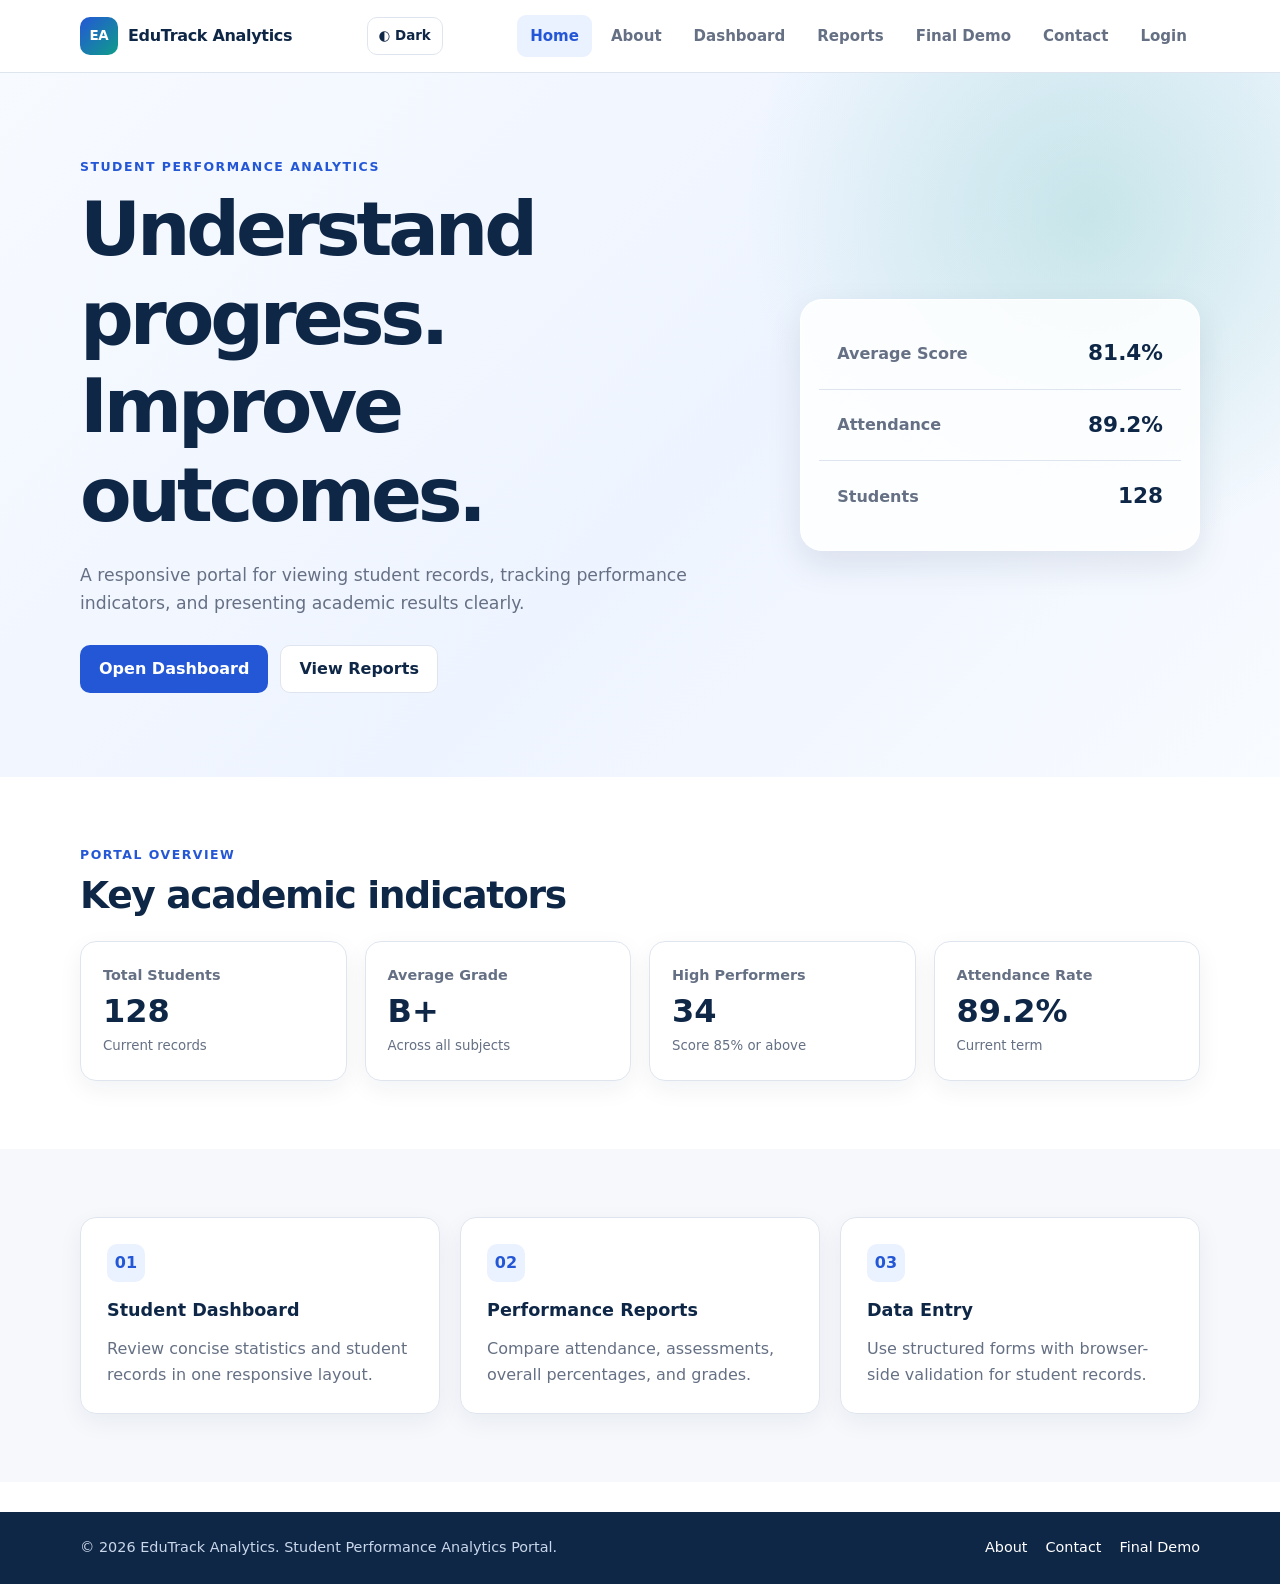
<file: index.html>
<!DOCTYPE html>

<html lang="en">
<head>
<meta charset="utf-8"/>
<meta content="width=device-width, initial-scale=1.0" name="viewport"/>
<meta content="Student Performance Analytics Portal" name="description"/>
<title>EduTrack Analytics | Home</title>
<link rel="stylesheet" href="./css/style.css">
</head>
<body><a class="skip-link" href="#main-content">Skip to main content</a>
<header class="site-header">
<nav aria-label="Main navigation" class="navbar container">
<a aria-label="EduTrack Analytics home" class="brand" href="index.html">
<span aria-hidden="true" class="brand-mark">EA</span>
<span>EduTrack Analytics</span>
</a>
<button aria-controls="nav-links" aria-expanded="false" aria-label="Toggle navigation" class="menu-toggle" type="button">☰</button>
<ul class="nav-links" id="nav-links">
<li><a aria-current="page" class="active" href="index.html">Home</a></li>
<li><a href="about.html">About</a></li>
<li><a href="dashboard.html">Dashboard</a></li>
<li><a href="reports.html">Reports</a></li><li><a href="final-demo.html">Final Demo</a></li>
<li><a href="contact.html">Contact</a></li>
<li><a href="login.html">Login</a></li></ul>
</nav>
</header>
<main id="main-content">
<section class="hero">
<div class="container hero-grid">
<div>
<p class="eyebrow">Student Performance Analytics</p>
<h1>Understand progress. Improve outcomes.</h1>
<p class="hero-text">A responsive portal for viewing student records, tracking performance indicators, and presenting academic results clearly.</p>
<div class="hero-actions">
<a class="btn btn-primary" href="dashboard.html">Open Dashboard</a>
<a class="btn btn-secondary" href="reports.html">View Reports</a>
</div>
</div>
<aside aria-label="Performance overview" class="hero-panel">
<div class="mini-stat"><span>Average Score</span><strong>81.4%</strong></div>
<div class="mini-stat"><span>Attendance</span><strong>89.2%</strong></div>
<div class="mini-stat"><span>Students</span><strong>128</strong></div>
</aside>
</div>
</section>
<section class="section container">
<div class="section-heading">
<p class="eyebrow">Portal Overview</p>
<h2>Key academic indicators</h2>
</div>
<div class="stats-grid">
<article class="stat-card"><span class="stat-label">Total Students</span><strong>128</strong><small>Current records</small></article>
<article class="stat-card"><span class="stat-label">Average Grade</span><strong>B+</strong><small>Across all subjects</small></article>
<article class="stat-card"><span class="stat-label">High Performers</span><strong>34</strong><small>Score 85% or above</small></article>
<article class="stat-card"><span class="stat-label">Attendance Rate</span><strong>89.2%</strong><small>Current term</small></article>
</div>
</section>
<section class="section section-soft">
<div class="container feature-grid">
<article class="feature-card"><span class="feature-icon">01</span><h3>Student Dashboard</h3><p>Review concise statistics and student records in one responsive layout.</p></article>
<article class="feature-card"><span class="feature-icon">02</span><h3>Performance Reports</h3><p>Compare attendance, assessments, overall percentages, and grades.</p></article>
<article class="feature-card"><span class="feature-icon">03</span><h3>Data Entry</h3><p>Use structured forms with browser-side validation for student records.</p></article>
</div>
</section>
</main>
<footer class="site-footer">
<div class="container footer-content">
<p>© 2026 EduTrack Analytics. Student Performance Analytics Portal.</p>
<div class="footer-links"><a href="about.html">About</a><a href="contact.html">Contact</a><a href="final-demo.html">Final Demo</a></div>
</div>
</footer>
<script defer="" src="js/app.js"></script>
</body>
</html>
</file>
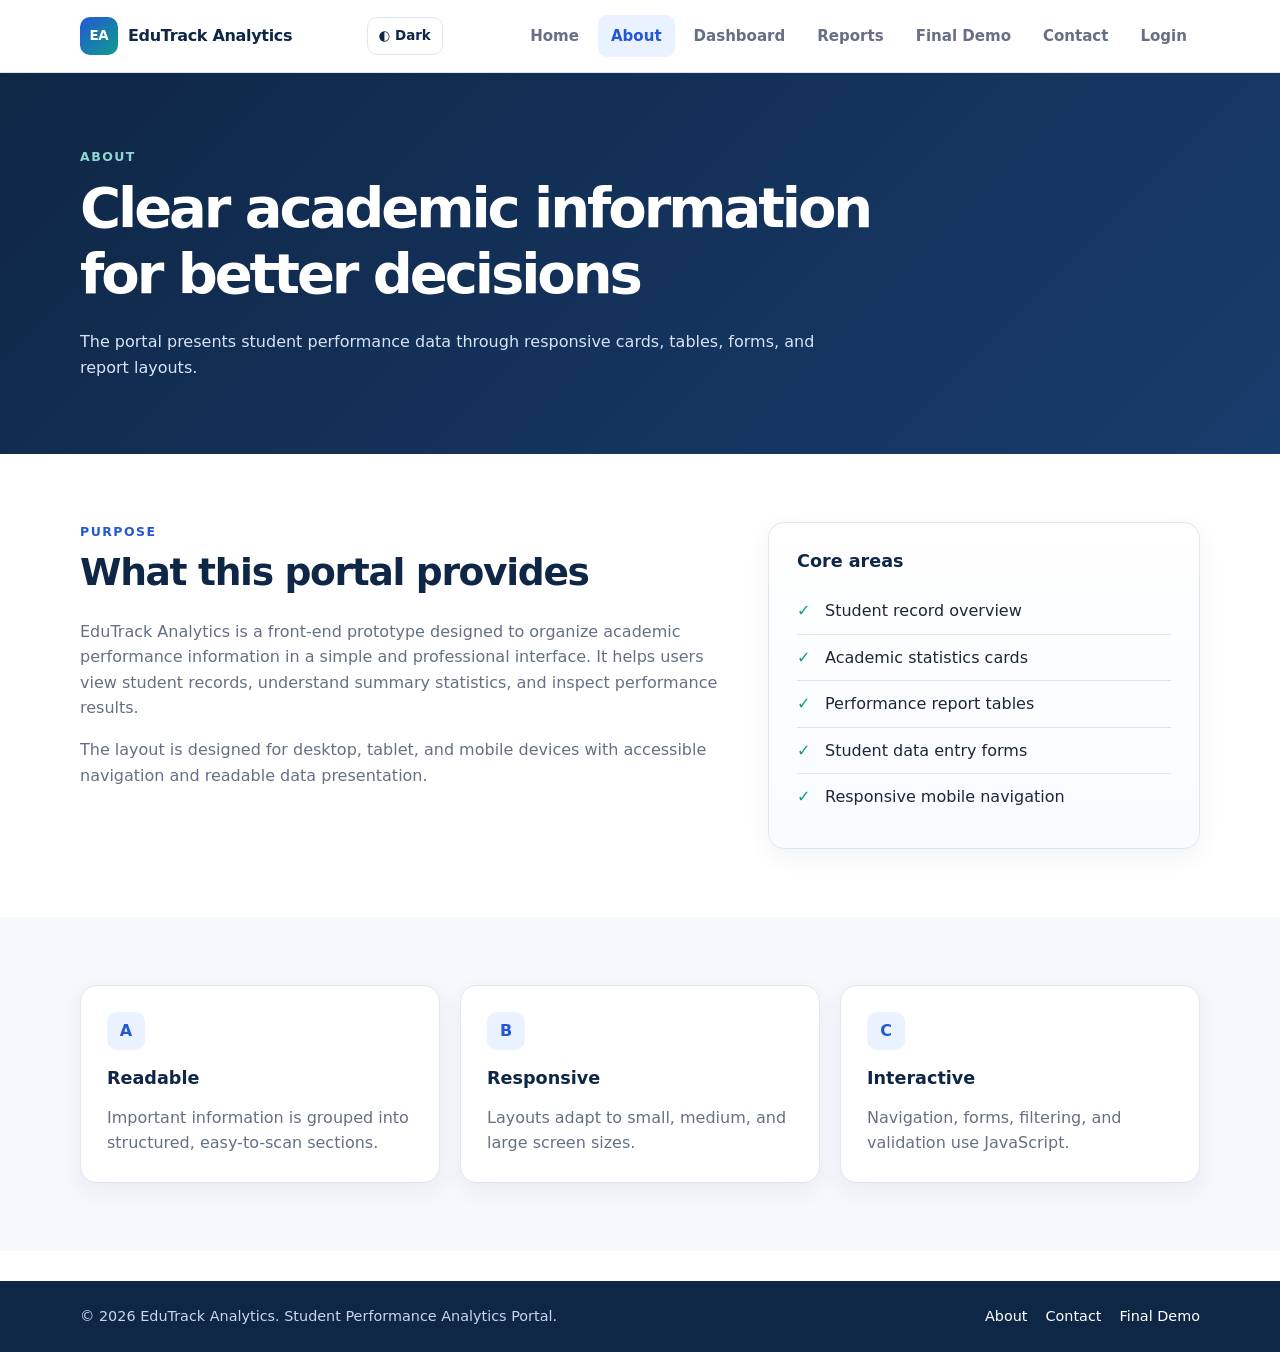
<file: about.html>
<!DOCTYPE html>

<html lang="en">
<head>
<meta charset="utf-8"/>
<meta content="width=device-width, initial-scale=1.0" name="viewport"/>
<meta content="About the Student Performance Analytics Portal" name="description"/>
<title>EduTrack Analytics | About</title>
<link href="css/style.css" rel="stylesheet"/>
</head>
<body><a class="skip-link" href="#main-content">Skip to main content</a>
<header class="site-header">
<nav aria-label="Main navigation" class="navbar container">
<a class="brand" href="index.html"><span class="brand-mark">EA</span><span>EduTrack Analytics</span></a>
<button aria-controls="nav-links" aria-expanded="false" aria-label="Toggle navigation" class="menu-toggle" type="button">☰</button>
<ul class="nav-links" id="nav-links">
<li><a href="index.html">Home</a></li><li><a aria-current="page" class="active" href="about.html">About</a></li><li><a href="dashboard.html">Dashboard</a></li><li><a href="reports.html">Reports</a></li><li><a href="final-demo.html">Final Demo</a></li><li><a href="contact.html">Contact</a></li>
<li><a href="login.html">Login</a></li></ul>
</nav>
</header>
<main id="main-content">
<section class="page-banner"><div class="container"><p class="eyebrow">About</p><h1>Clear academic information for better decisions</h1><p>The portal presents student performance data through responsive cards, tables, forms, and report layouts.</p></div></section>
<section class="section container two-column">
<div>
<div class="section-heading"><p class="eyebrow">Purpose</p><h2>What this portal provides</h2></div>
<p>EduTrack Analytics is a front-end prototype designed to organize academic performance information in a simple and professional interface. It helps users view student records, understand summary statistics, and inspect performance results.</p>
<p>The layout is designed for desktop, tablet, and mobile devices with accessible navigation and readable data presentation.</p>
</div>
<div class="info-panel">
<h3>Core areas</h3>
<ul class="check-list">
<li>Student record overview</li>
<li>Academic statistics cards</li>
<li>Performance report tables</li>
<li>Student data entry forms</li>
<li>Responsive mobile navigation</li>
</ul>
</div>
</section>
<section class="section section-soft">
<div class="container feature-grid">
<article class="feature-card"><span class="feature-icon">A</span><h3>Readable</h3><p>Important information is grouped into structured, easy-to-scan sections.</p></article>
<article class="feature-card"><span class="feature-icon">B</span><h3>Responsive</h3><p>Layouts adapt to small, medium, and large screen sizes.</p></article>
<article class="feature-card"><span class="feature-icon">C</span><h3>Interactive</h3><p>Navigation, forms, filtering, and validation use JavaScript.</p></article>
</div>
</section>
</main>
<footer class="site-footer"><div class="container footer-content"><p>© 2026 EduTrack Analytics. Student Performance Analytics Portal.</p><div class="footer-links"><a href="about.html">About</a><a href="contact.html">Contact</a><a href="final-demo.html">Final Demo</a></div></div></footer>
<script defer="" src="js/app.js"></script>
</body>
</html>
</file>
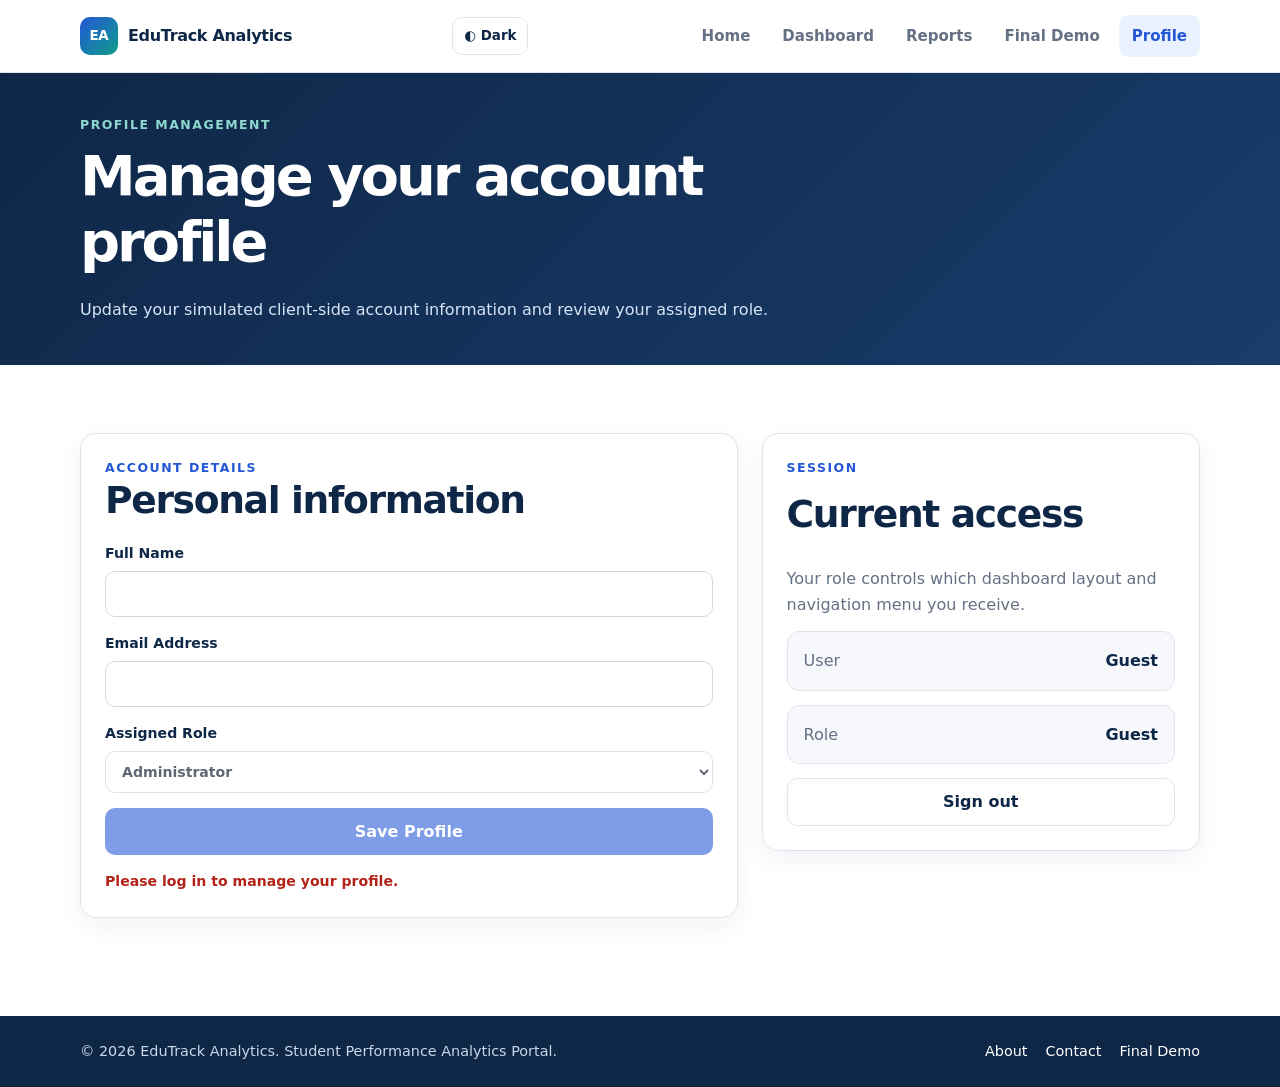
<file: account-profile.html>
<!DOCTYPE html>

<html lang="en">
<head><meta charset="utf-8"/><meta content="width=device-width, initial-scale=1.0" name="viewport"/><meta content="Manage your EduTrack Analytics profile" name="description"/><title>EduTrack Analytics | Profile Management</title><link href="css/style.css" rel="stylesheet"/></head>
<body>
<a class="skip-link" href="#main-content">Skip to main content</a>
<header class="site-header"><nav aria-label="Main navigation" class="navbar container"><a class="brand" href="index.html"><span class="brand-mark">EA</span><span>EduTrack Analytics</span></a><button aria-controls="nav-links" aria-expanded="false" aria-label="Toggle navigation" class="menu-toggle" type="button">☰</button><ul class="nav-links" id="nav-links"><li><a href="index.html">Home</a></li><li><a href="dashboard.html">Dashboard</a></li><li><a href="reports.html">Reports</a></li><li><a href="final-demo.html">Final Demo</a></li><li><a aria-current="page" class="active" href="account-profile.html">Profile</a></li></ul></nav></header>
<main id="main-content"><section class="page-banner compact"><div class="container"><p class="eyebrow">Profile Management</p><h1>Manage your account profile</h1><p>Update your simulated client-side account information and review your assigned role.</p></div></section><section class="section container"><div class="profile-management-grid"><div class="panel"><div class="panel-header"><div><p class="eyebrow">Account Details</p><h2>Personal information</h2></div></div><form class="form-grid" id="account-profile-form" novalidate=""><label>Full Name<input aria-required="true" autocomplete="name" id="account-name" minlength="2" required="" type="text"/></label><label>Email Address<input aria-required="true" autocomplete="email" id="account-email" required="" type="email"/></label><label>Assigned Role<select disabled="" id="account-role"><option value="administrator">Administrator</option><option value="teacher">Teacher</option><option value="student">Student</option></select></label><button class="btn btn-primary full-width" type="submit">Save Profile</button><p aria-live="polite" class="form-message" id="account-profile-message" role="status"></p></form></div><aside class="panel profile-account-summary"><p class="eyebrow">Session</p><h2>Current access</h2><p>Your role controls which dashboard layout and navigation menu you receive.</p><div class="profile-detail"><span>User</span><strong data-current-user-name="">Guest</strong></div><div class="profile-detail"><span>Role</span><strong class="text-capitalize" data-current-user-role="">guest</strong></div><button class="btn btn-secondary full-width" data-logout="" type="button">Sign out</button></aside></div></section></main>
<footer class="site-footer"><div class="container footer-content"><p>© 2026 EduTrack Analytics. Student Performance Analytics Portal.</p><div class="footer-links"><a href="about.html">About</a><a href="contact.html">Contact</a><a href="final-demo.html">Final Demo</a></div></div></footer><script defer="" src="js/app.js"></script>
</body></html>
</file>
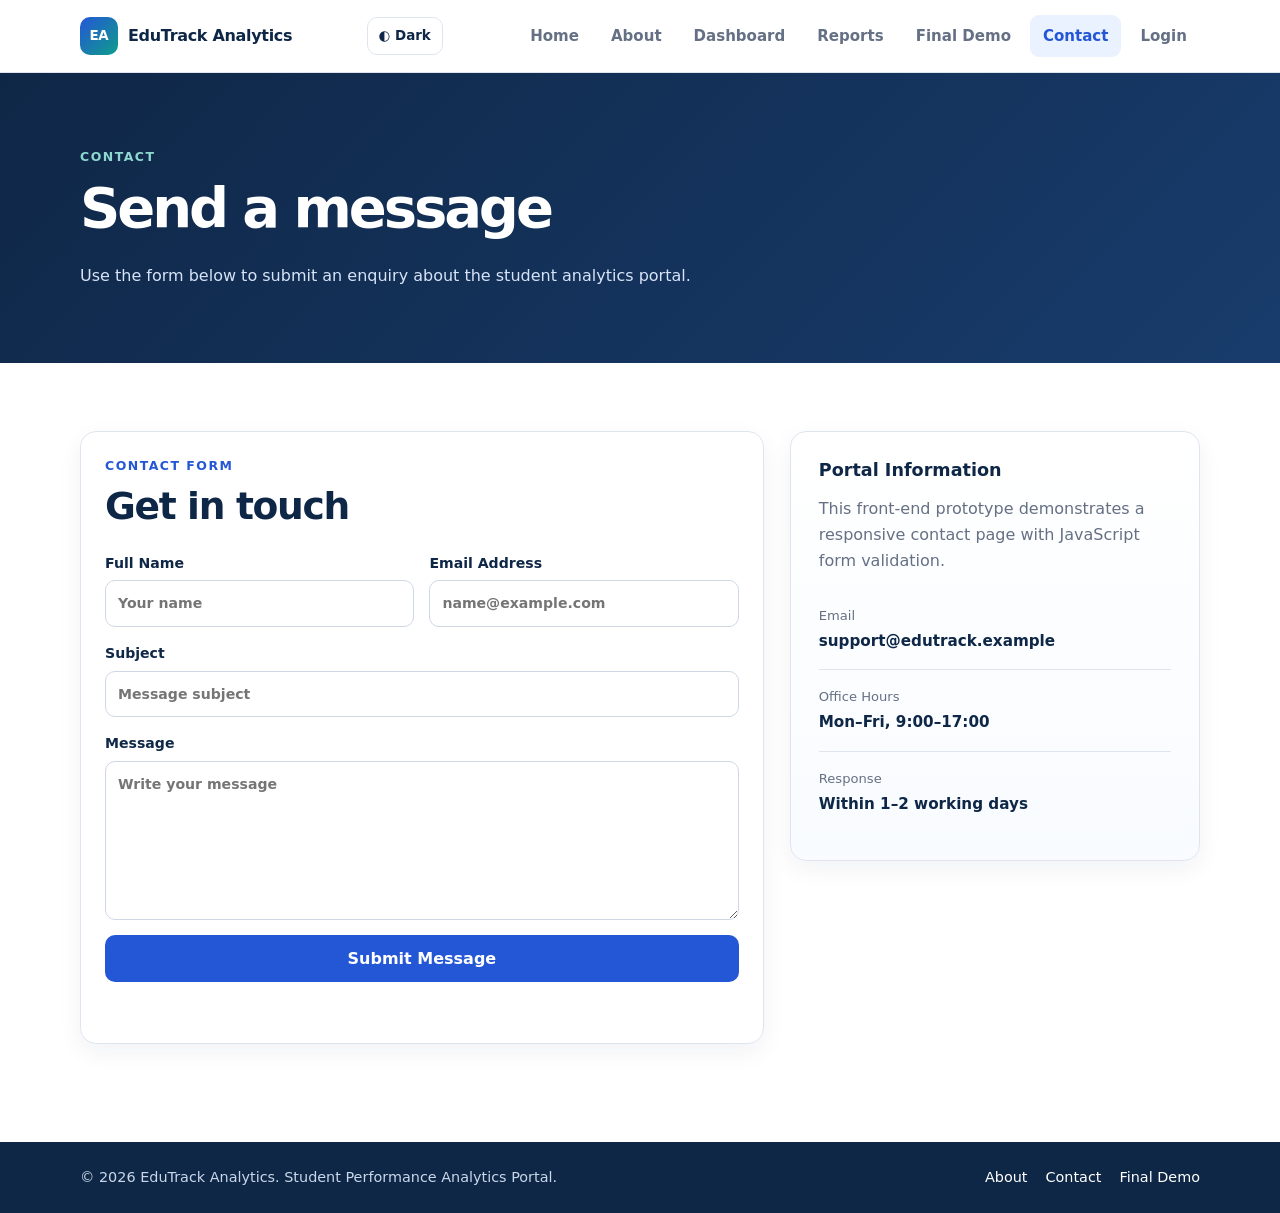
<file: contact.html>
<!DOCTYPE html>

<html lang="en">
<head>
<meta charset="utf-8"/>
<meta content="width=device-width, initial-scale=1.0" name="viewport"/>
<meta content="Contact page for Student Performance Analytics Portal" name="description"/>
<title>EduTrack Analytics | Contact</title>
<link href="css/style.css" rel="stylesheet"/>
</head>
<body><a class="skip-link" href="#main-content">Skip to main content</a>
<header class="site-header">
<nav aria-label="Main navigation" class="navbar container">
<a class="brand" href="index.html"><span class="brand-mark">EA</span><span>EduTrack Analytics</span></a>
<button aria-controls="nav-links" aria-expanded="false" aria-label="Toggle navigation" class="menu-toggle" type="button">☰</button>
<ul class="nav-links" id="nav-links">
<li><a href="index.html">Home</a></li><li><a href="about.html">About</a></li><li><a href="dashboard.html">Dashboard</a></li><li><a href="reports.html">Reports</a></li><li><a href="final-demo.html">Final Demo</a></li><li><a aria-current="page" class="active" href="contact.html">Contact</a></li>
<li><a href="login.html">Login</a></li></ul>
</nav>
</header>
<main id="main-content">
<section class="page-banner"><div class="container"><p class="eyebrow">Contact</p><h1>Send a message</h1><p>Use the form below to submit an enquiry about the student analytics portal.</p></div></section>
<section class="section container contact-grid">
<div class="panel">
<div class="section-heading"><p class="eyebrow">Contact Form</p><h2>Get in touch</h2></div>
<form class="form-grid two-fields" id="contact-form" novalidate="">
<label>Full Name<input aria-required="true" id="contact-name" minlength="2" placeholder="Your name" required="" type="text"/></label>
<label>Email Address<input aria-required="true" autocomplete="email" id="contact-email" placeholder="name@example.com" required="" type="email"/></label>
<label class="span-two">Subject<input aria-required="true" id="contact-subject" minlength="3" placeholder="Message subject" required="" type="text"/></label>
<label class="span-two">Message<textarea id="contact-message" minlength="10" placeholder="Write your message" required="" rows="6"></textarea></label>
<button class="btn btn-primary span-two" type="submit">Submit Message</button>
<p aria-live="polite" class="form-message span-two" id="contact-form-message" role="status"></p>
</form>
</div>
<aside class="info-panel contact-info">
<h3>Portal Information</h3>
<p>This front-end prototype demonstrates a responsive contact page with JavaScript form validation.</p>
<div class="contact-item"><span>Email</span><strong>support@edutrack.example</strong></div>
<div class="contact-item"><span>Office Hours</span><strong>Mon–Fri, 9:00–17:00</strong></div>
<div class="contact-item"><span>Response</span><strong>Within 1–2 working days</strong></div>
</aside>
</section>
</main>
<footer class="site-footer"><div class="container footer-content"><p>© 2026 EduTrack Analytics. Student Performance Analytics Portal.</p><div class="footer-links"><a href="about.html">About</a><a href="contact.html">Contact</a><a href="final-demo.html">Final Demo</a></div></div></footer>
<script defer="" src="js/app.js"></script>
</body>
</html>
</file>
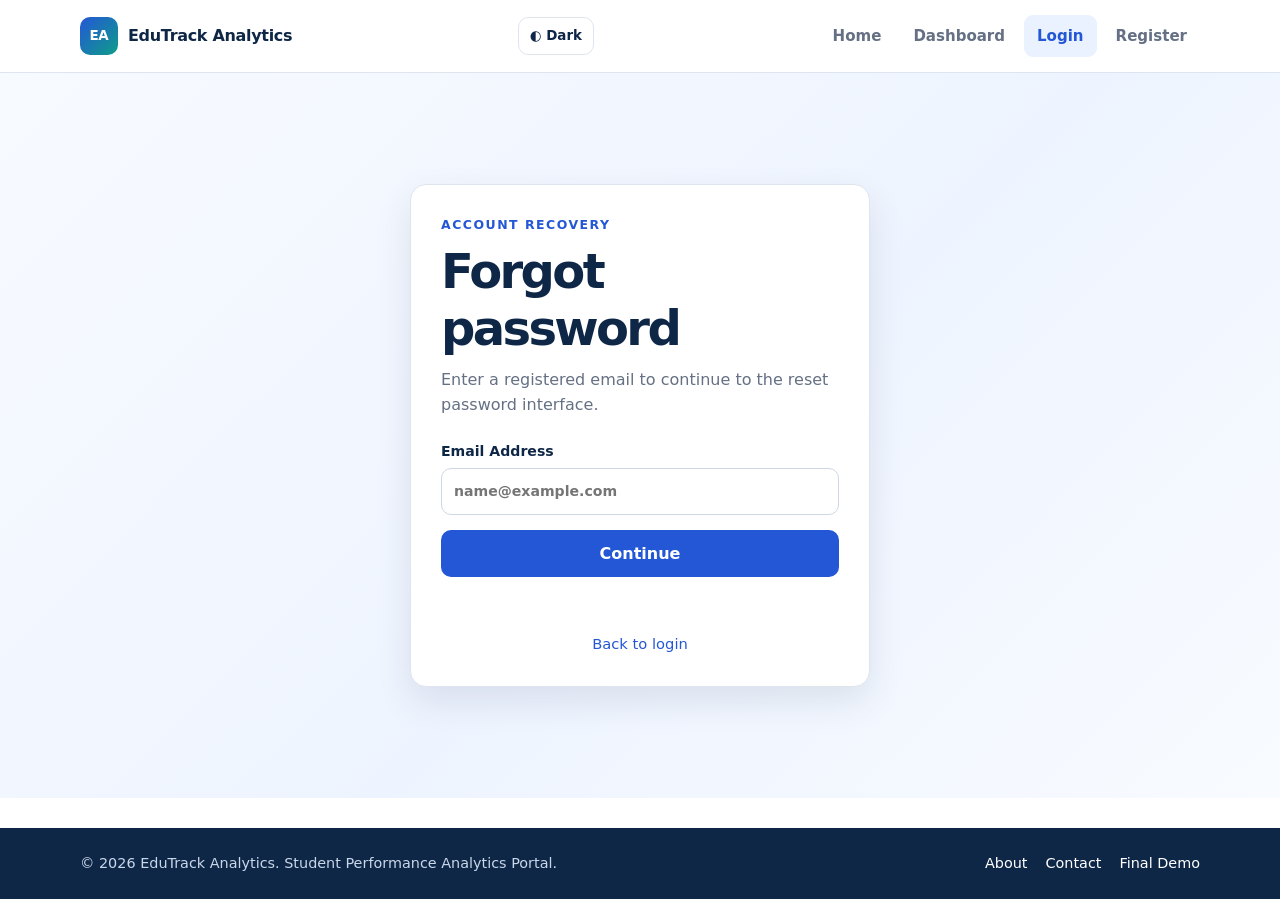
<file: forgot-password.html>
<!DOCTYPE html>

<html lang="en">
<head>
<meta charset="utf-8"/>
<meta content="width=device-width, initial-scale=1.0" name="viewport"/>
<meta content="Forgot password interface for the Student Performance Analytics Portal" name="description"/>
<title>EduTrack Analytics | Forgot Password</title>
<link href="css/style.css" rel="stylesheet"/>
</head>
<body><a class="skip-link" href="#main-content">Skip to main content</a>
<header class="site-header"><nav aria-label="Main navigation" class="navbar container"><a class="brand" href="index.html"><span class="brand-mark">EA</span><span>EduTrack Analytics</span></a><button aria-controls="nav-links" aria-expanded="false" aria-label="Toggle navigation" class="menu-toggle" type="button">☰</button><ul class="nav-links" id="nav-links"><li><a href="index.html">Home</a></li><li><a href="dashboard.html">Dashboard</a></li><li><a aria-current="page" class="active" href="login.html">Login</a></li><li><a href="register.html">Register</a></li></ul></nav></header>
<main class="login-main" id="main-content">
<section aria-labelledby="forgot-title" class="login-card">
<div class="section-heading"><p class="eyebrow">Account Recovery</p><h1 id="forgot-title">Forgot password</h1><p>Enter a registered email to continue to the reset password interface.</p></div>
<form class="form-grid" id="forgot-password-form" novalidate="">
<label>Email Address<input aria-required="true" autocomplete="email" id="forgot-email" placeholder="name@example.com" required="" type="email"/></label>
<button class="btn btn-primary full-width" type="submit">Continue</button>
<p aria-live="polite" class="form-message" id="forgot-password-message" role="status"></p>
</form>
<p class="auth-prompt"><a href="login.html">Back to login</a></p>
</section>
</main>
<footer class="site-footer"><div class="container footer-content"><p>© 2026 EduTrack Analytics. Student Performance Analytics Portal.</p><div class="footer-links"><a href="about.html">About</a><a href="contact.html">Contact</a><a href="final-demo.html">Final Demo</a></div></div></footer>
<script defer="" src="js/app.js"></script>
</body>
</html>
</file>
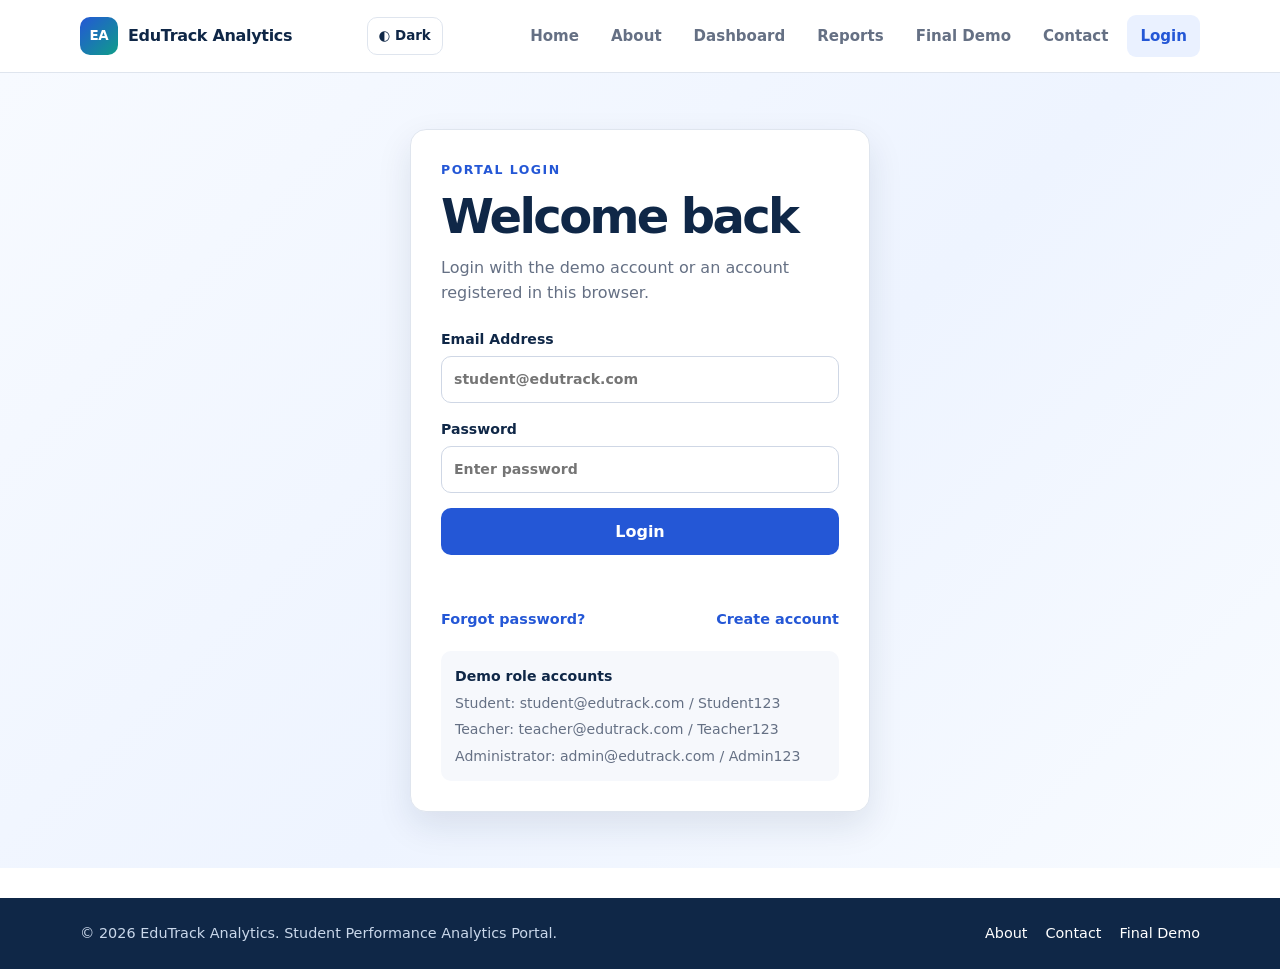
<file: login.html>
<!DOCTYPE html>

<html lang="en">
<head>
<meta charset="utf-8"/>
<meta content="width=device-width, initial-scale=1.0" name="viewport"/>
<meta content="Login to the Student Performance Analytics Portal" name="description"/>
<title>EduTrack Analytics | Login</title>
<link href="css/style.css" rel="stylesheet"/>
</head>
<body><a class="skip-link" href="#main-content">Skip to main content</a>
<header class="site-header">
<nav aria-label="Main navigation" class="navbar container">
<a class="brand" href="index.html"><span class="brand-mark">EA</span><span>EduTrack Analytics</span></a>
<button aria-controls="nav-links" aria-expanded="false" aria-label="Toggle navigation" class="menu-toggle" type="button">☰</button>
<ul class="nav-links" id="nav-links">
<li><a href="index.html">Home</a></li><li><a href="about.html">About</a></li><li><a href="dashboard.html">Dashboard</a></li><li><a href="reports.html">Reports</a></li><li><a href="final-demo.html">Final Demo</a></li><li><a href="contact.html">Contact</a></li><li><a aria-current="page" class="active" href="login.html">Login</a></li>
</ul>
</nav>
</header>
<main class="login-main" id="main-content">
<section aria-labelledby="login-title" class="login-card">
<div class="section-heading">
<p class="eyebrow">Portal Login</p>
<h1 id="login-title">Welcome back</h1>
<p>Login with the demo account or an account registered in this browser.</p>
</div>
<form class="form-grid" id="login-form" novalidate="">
<label>Email Address<input aria-required="true" autocomplete="username" id="login-email" placeholder="student@edutrack.com" required="" type="email"/></label>
<label>Password<input aria-required="true" autocomplete="current-password" id="login-password" minlength="6" placeholder="Enter password" required="" type="password"/></label>
<button class="btn btn-primary full-width" type="submit">Login</button>
<p aria-live="polite" class="form-message" id="login-message" role="status"></p>
</form>
<div class="auth-links"><a href="forgot-password.html">Forgot password?</a><a href="register.html">Create account</a></div>
<div class="demo-login"><strong>Demo role accounts</strong><span>Student: student@edutrack.com / Student123</span><span>Teacher: teacher@edutrack.com / Teacher123</span><span>Administrator: admin@edutrack.com / Admin123</span></div>
</section>
</main>
<footer class="site-footer"><div class="container footer-content"><p>© 2026 EduTrack Analytics. Student Performance Analytics Portal.</p><div class="footer-links"><a href="about.html">About</a><a href="contact.html">Contact</a><a href="final-demo.html">Final Demo</a></div></div></footer>
<script defer="" src="js/app.js"></script>
</body>
</html>
</file>
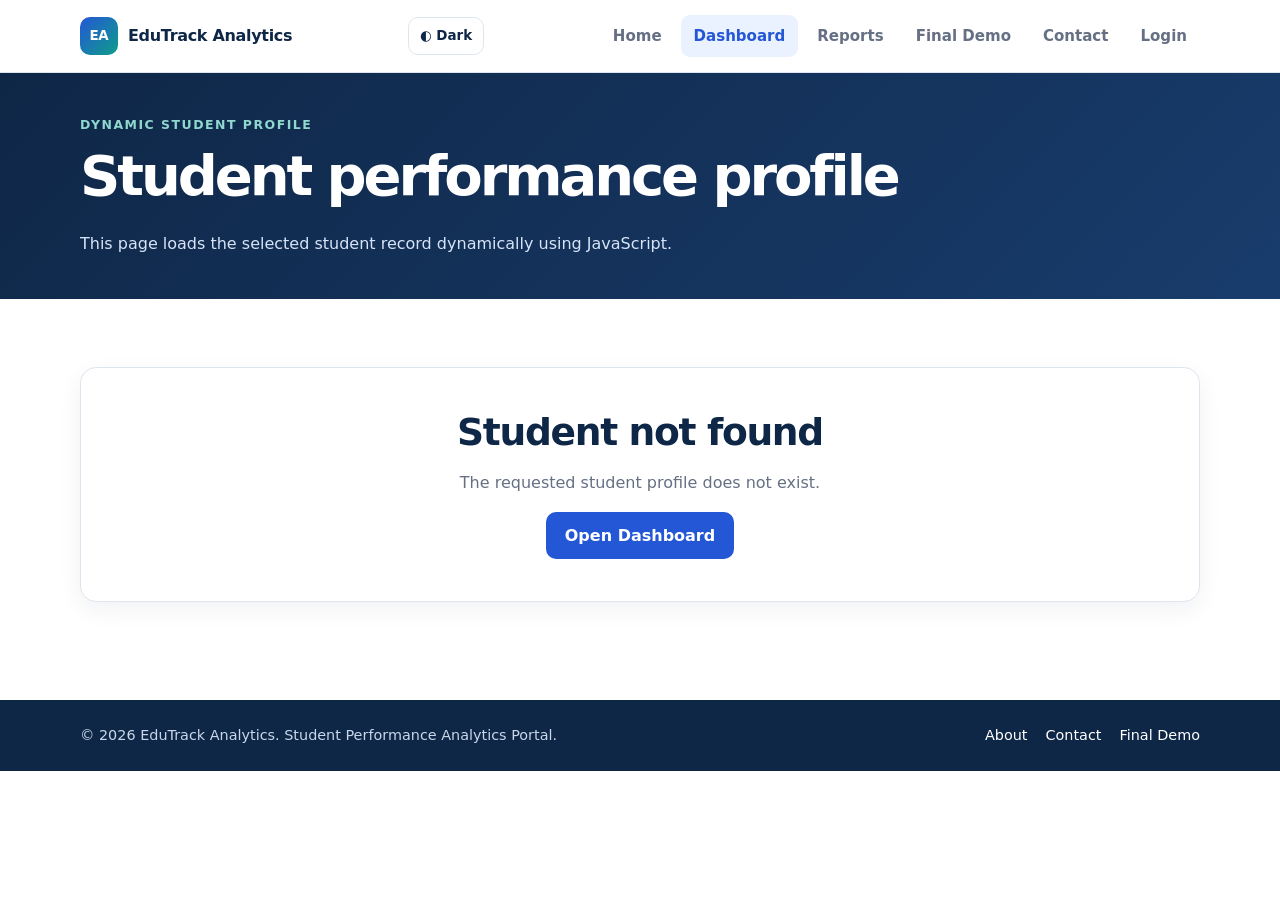
<file: profile.html>
<!DOCTYPE html>

<html lang="en">
<head>
<meta charset="utf-8"/>
<meta content="width=device-width, initial-scale=1.0" name="viewport"/>
<meta content="Dynamic student performance profile" name="description"/>
<title>EduTrack Analytics | Student Profile</title>
<link href="css/style.css" rel="stylesheet"/>
</head>
<body><a class="skip-link" href="#main-content">Skip to main content</a>
<header class="site-header">
<nav aria-label="Main navigation" class="navbar container">
<a class="brand" href="index.html"><span class="brand-mark">EA</span><span>EduTrack Analytics</span></a>
<button aria-controls="nav-links" aria-expanded="false" aria-label="Toggle navigation" class="menu-toggle" type="button">☰</button>
<ul class="nav-links" id="nav-links"><li><a href="index.html">Home</a></li><li><a aria-current="page" class="active" href="dashboard.html">Dashboard</a></li><li><a href="reports.html">Reports</a></li><li><a href="final-demo.html">Final Demo</a></li><li><a href="contact.html">Contact</a></li><li><a href="login.html">Login</a></li></ul>
</nav>
</header>
<main id="main-content">
<section class="page-banner compact"><div class="container"><p class="eyebrow">Dynamic Student Profile</p><h1>Student performance profile</h1><p>This page loads the selected student record dynamically using JavaScript.</p></div></section>
<section class="section container" id="student-profile-root">
<div class="profile-header panel">
<div><p class="eyebrow">Student</p><h2 id="profile-name">Loading...</h2><p id="profile-id"></p></div>
<span class="grade" id="profile-grade">—</span>
</div>
<div aria-label="Student performance cards" class="stats-grid profile-stats" id="performance-cards"></div>
<div class="panel profile-panel">
<div class="panel-header"><div><p class="eyebrow">Assessment Details</p><h2>Performance breakdown</h2></div></div>
<div class="profile-details" id="profile-details"></div>
</div>
<a class="btn btn-secondary profile-back" href="dashboard.html">Back to Dashboard</a>
</section>
<section class="section container" hidden="" id="profile-missing">
<div class="panel empty-profile"><h2>Student not found</h2><p>The requested student profile does not exist.</p><a class="btn btn-primary" href="dashboard.html">Open Dashboard</a></div>
</section>
</main>
<footer class="site-footer"><div class="container footer-content"><p>© 2026 EduTrack Analytics. Student Performance Analytics Portal.</p><div class="footer-links"><a href="about.html">About</a><a href="contact.html">Contact</a><a href="final-demo.html">Final Demo</a></div></div></footer>
<script defer="" src="js/app.js"></script>
</body>
</html>
</file>
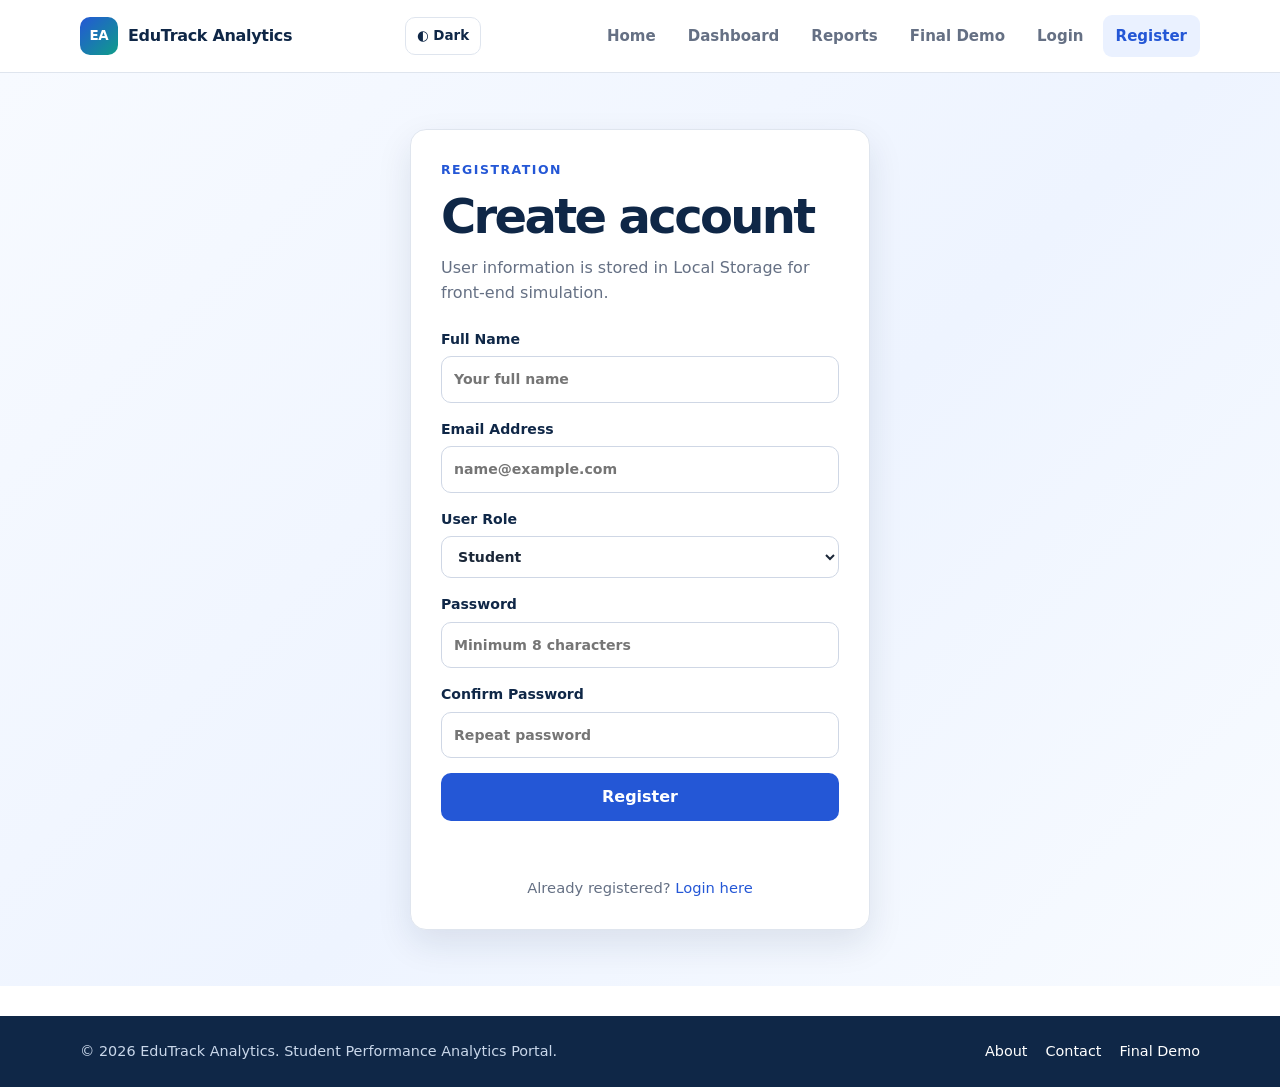
<file: register.html>
<!DOCTYPE html>

<html lang="en">
<head>
<meta charset="utf-8"/>
<meta content="width=device-width, initial-scale=1.0" name="viewport"/>
<meta content="Register for the Student Performance Analytics Portal" name="description"/>
<title>EduTrack Analytics | Register</title>
<link href="css/style.css" rel="stylesheet"/>
</head>
<body><a class="skip-link" href="#main-content">Skip to main content</a>
<header class="site-header">
<nav aria-label="Main navigation" class="navbar container">
<a class="brand" href="index.html"><span class="brand-mark">EA</span><span>EduTrack Analytics</span></a>
<button aria-controls="nav-links" aria-expanded="false" aria-label="Toggle navigation" class="menu-toggle" type="button">☰</button>
<ul class="nav-links" id="nav-links"><li><a href="index.html">Home</a></li><li><a href="dashboard.html">Dashboard</a></li><li><a href="reports.html">Reports</a></li><li><a href="final-demo.html">Final Demo</a></li><li><a href="login.html">Login</a></li><li><a aria-current="page" class="active" href="register.html">Register</a></li></ul>
</nav>
</header>
<main class="login-main" id="main-content">
<section aria-labelledby="register-title" class="login-card">
<div class="section-heading"><p class="eyebrow">Registration</p><h1 id="register-title">Create account</h1><p>User information is stored in Local Storage for front-end simulation.</p></div>
<form class="form-grid" id="register-form" novalidate="">
<label>Full Name<input aria-required="true" autocomplete="name" id="register-name" minlength="2" placeholder="Your full name" required="" type="text"/></label>
<label>Email Address<input aria-required="true" autocomplete="email" id="register-email" placeholder="name@example.com" required="" type="email"/></label>
<label>User Role<select aria-required="true" id="register-role" required=""><option value="student">Student</option><option value="teacher">Teacher</option><option value="administrator">Administrator</option></select></label>
<label>Password<input aria-required="true" autocomplete="new-password" id="register-password" minlength="8" placeholder="Minimum 8 characters" required="" type="password"/></label>
<label>Confirm Password<input aria-required="true" autocomplete="new-password" id="register-confirm-password" minlength="8" placeholder="Repeat password" required="" type="password"/></label>
<button class="btn btn-primary full-width" type="submit">Register</button>
<p aria-live="polite" class="form-message" id="register-message" role="status"></p>
</form>
<p class="auth-prompt">Already registered? <a href="login.html">Login here</a></p>
</section>
</main>
<footer class="site-footer"><div class="container footer-content"><p>© 2026 EduTrack Analytics. Student Performance Analytics Portal.</p><div class="footer-links"><a href="about.html">About</a><a href="contact.html">Contact</a><a href="final-demo.html">Final Demo</a></div></div></footer>
<script defer="" src="js/app.js"></script>
</body>
</html>
</file>
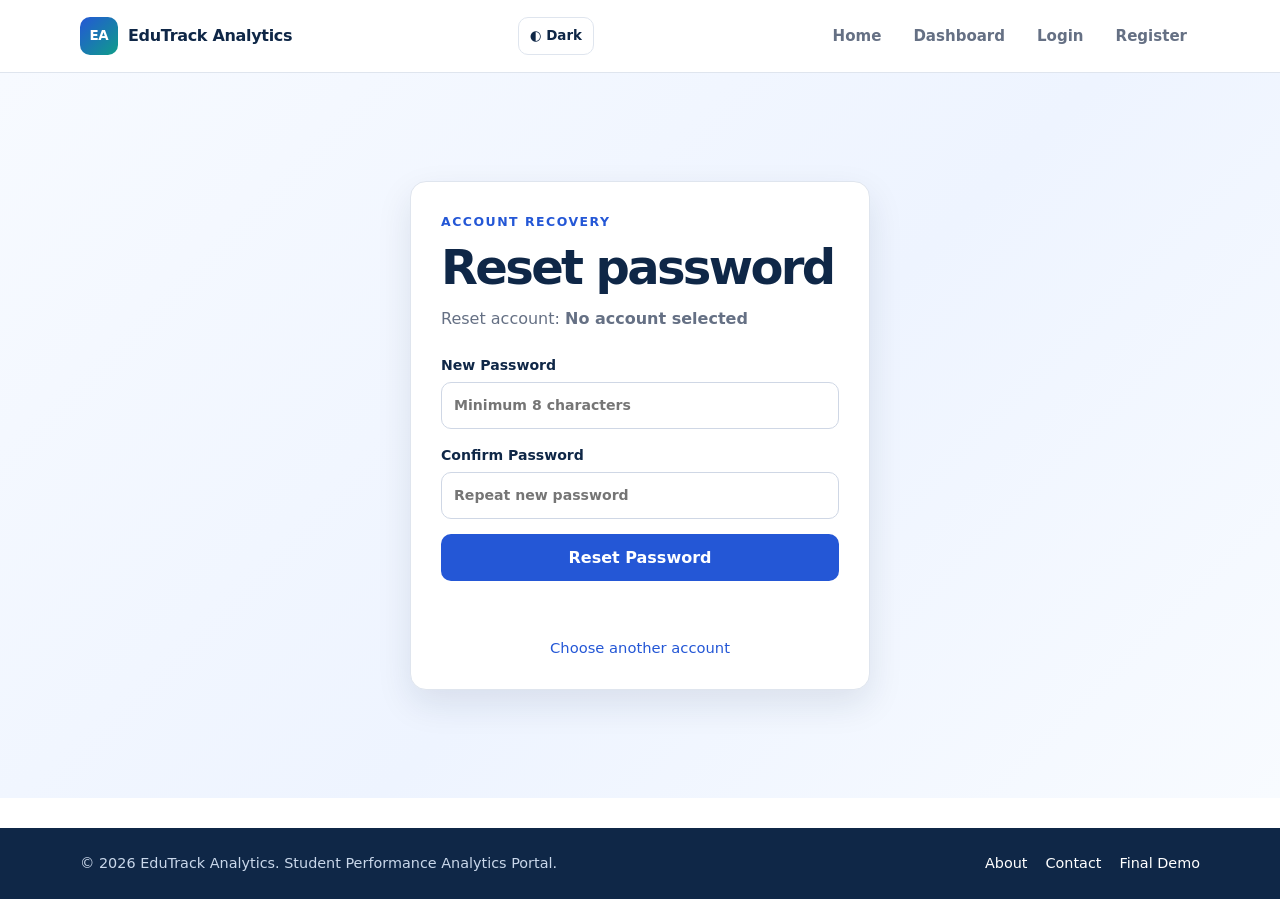
<file: reset-password.html>
<!DOCTYPE html>

<html lang="en">
<head>
<meta charset="utf-8"/>
<meta content="width=device-width, initial-scale=1.0" name="viewport"/>
<meta content="Reset password interface for the Student Performance Analytics Portal" name="description"/>
<title>EduTrack Analytics | Reset Password</title>
<link href="css/style.css" rel="stylesheet"/>
</head>
<body><a class="skip-link" href="#main-content">Skip to main content</a>
<header class="site-header"><nav aria-label="Main navigation" class="navbar container"><a class="brand" href="index.html"><span class="brand-mark">EA</span><span>EduTrack Analytics</span></a><button aria-controls="nav-links" aria-expanded="false" aria-label="Toggle navigation" class="menu-toggle" type="button">☰</button><ul class="nav-links" id="nav-links"><li><a href="index.html">Home</a></li><li><a href="dashboard.html">Dashboard</a></li><li><a href="login.html">Login</a></li><li><a href="register.html">Register</a></li></ul></nav></header>
<main class="login-main" id="main-content">
<section aria-labelledby="reset-title" class="login-card">
<div class="section-heading"><p class="eyebrow">Account Recovery</p><h1 id="reset-title">Reset password</h1><p>Reset account: <strong id="reset-account">No account selected</strong></p></div>
<form class="form-grid" id="reset-password-form" novalidate="">
<label>New Password<input aria-required="true" autocomplete="new-password" id="reset-password" minlength="8" placeholder="Minimum 8 characters" required="" type="password"/></label>
<label>Confirm Password<input aria-required="true" autocomplete="new-password" id="reset-confirm-password" minlength="8" placeholder="Repeat new password" required="" type="password"/></label>
<button class="btn btn-primary full-width" type="submit">Reset Password</button>
<p aria-live="polite" class="form-message" id="reset-password-message" role="status"></p>
</form>
<p class="auth-prompt"><a href="forgot-password.html">Choose another account</a></p>
</section>
</main>
<footer class="site-footer"><div class="container footer-content"><p>© 2026 EduTrack Analytics. Student Performance Analytics Portal.</p><div class="footer-links"><a href="about.html">About</a><a href="contact.html">Contact</a><a href="final-demo.html">Final Demo</a></div></div></footer>
<script defer="" src="js/app.js"></script>
</body>
</html>
</file>
<file: css/style.css>
:root {
  --navy: #0f2747;
  --blue: #2457d6;
  --blue-dark: #173f9f;
  --sky: #eaf1ff;
  --teal: #0f9d8a;
  --text: #1b2738;
  --muted: #657084;
  --line: #dfe5ee;
  --surface: #ffffff;
  --soft: #f6f8fc;
  --danger: #b42318;
  --success: #087a55;
  --shadow: 0 14px 35px rgba(15, 39, 71, 0.10);
  --radius: 16px;
}

* { box-sizing: border-box; }
html { scroll-behavior: smooth; }
body { margin: 0; font-family: Inter, ui-sans-serif, system-ui, -apple-system, BlinkMacSystemFont, "Segoe UI", sans-serif; color: var(--text); background: var(--surface); line-height: 1.6; }
a { color: inherit; text-decoration: none; }
button, input, select, textarea { font: inherit; }
button { cursor: pointer; }
.container { width: min(1120px, calc(100% - 40px)); margin-inline: auto; }

.site-header { position: sticky; top: 0; z-index: 50; background: rgba(255,255,255,.96); border-bottom: 1px solid var(--line); backdrop-filter: blur(12px); }
.navbar { min-height: 72px; display: flex; align-items: center; justify-content: space-between; gap: 24px; }
.brand { display: inline-flex; align-items: center; gap: 10px; font-weight: 800; color: var(--navy); letter-spacing: -.02em; }
.brand-mark { width: 38px; height: 38px; display: grid; place-items: center; border-radius: 10px; color: #fff; background: linear-gradient(135deg, var(--blue), var(--teal)); font-size: .84rem; }
.nav-links { display: flex; align-items: center; gap: 6px; padding: 0; margin: 0; list-style: none; }
.nav-links a { display: block; padding: 9px 13px; border-radius: 9px; color: var(--muted); font-weight: 650; font-size: .94rem; }
.nav-links a:hover, .nav-links a.active { color: var(--blue); background: var(--sky); }
.menu-toggle { display: none; border: 1px solid var(--line); background: #fff; border-radius: 10px; width: 42px; height: 42px; color: var(--navy); }

.hero { padding: 84px 0; background: radial-gradient(circle at 85% 20%, rgba(15,157,138,.18), transparent 28%), linear-gradient(135deg, #f7faff, #eef4ff 55%, #f8fbff); }
.hero-grid { display: grid; grid-template-columns: 1.25fr .75fr; gap: 54px; align-items: center; }
.eyebrow { margin: 0 0 8px; color: var(--blue); text-transform: uppercase; font-size: .78rem; font-weight: 800; letter-spacing: .12em; }
h1, h2, h3 { color: var(--navy); line-height: 1.18; margin-top: 0; }
h1 { font-size: clamp(2.35rem, 6vw, 4.7rem); letter-spacing: -.055em; margin-bottom: 22px; }
h2 { font-size: clamp(1.65rem, 3vw, 2.35rem); letter-spacing: -.035em; margin-bottom: 12px; }
h3 { font-size: 1.1rem; margin-bottom: 8px; }
p { color: var(--muted); }
.hero-text { max-width: 650px; font-size: 1.08rem; }
.hero-actions { display: flex; flex-wrap: wrap; gap: 12px; margin-top: 28px; }
.btn { display: inline-flex; align-items: center; justify-content: center; min-height: 46px; padding: 10px 18px; border: 1px solid transparent; border-radius: 10px; font-weight: 750; transition: transform .18s ease, background .18s ease; }
.btn:hover { transform: translateY(-1px); }
.btn-primary { color: #fff; background: var(--blue); }
.btn-primary:hover { background: var(--blue-dark); }
.btn-secondary { color: var(--navy); background: #fff; border-color: var(--line); }
.hero-panel { background: rgba(255,255,255,.86); border: 1px solid rgba(255,255,255,.9); box-shadow: var(--shadow); border-radius: 22px; padding: 18px; }
.mini-stat { display: flex; justify-content: space-between; align-items: center; gap: 18px; padding: 18px; border-bottom: 1px solid var(--line); }
.mini-stat:last-child { border-bottom: 0; }
.mini-stat span { color: var(--muted); font-weight: 650; }
.mini-stat strong { color: var(--navy); font-size: 1.35rem; }

.section { padding: 68px 0; }
.section-soft { background: var(--soft); }
.section-heading { margin-bottom: 24px; }
.section-heading p { margin-top: 0; }
.page-banner { padding: 74px 0; background: linear-gradient(135deg, var(--navy), #183c6c); }
.page-banner.compact { padding: 52px 0; }
.page-banner h1 { color: #fff; max-width: 820px; font-size: clamp(2rem, 5vw, 3.5rem); }
.page-banner p:not(.eyebrow) { color: #d7e4f8; max-width: 740px; margin-bottom: 0; }
.page-banner .eyebrow { color: #8ed8cf; }

.stats-grid { display: grid; grid-template-columns: repeat(4, 1fr); gap: 18px; }
.stat-card, .feature-card, .panel, .info-panel { border: 1px solid var(--line); background: var(--surface); border-radius: var(--radius); box-shadow: 0 8px 24px rgba(15,39,71,.06); }
.stat-card { padding: 22px; }
.stat-label { display: block; color: var(--muted); font-size: .9rem; font-weight: 700; }
.stat-card strong { display: block; margin: 6px 0 2px; font-size: 2rem; color: var(--navy); line-height: 1.15; }
.stat-card small { color: var(--muted); }
.feature-grid { display: grid; grid-template-columns: repeat(3, 1fr); gap: 20px; }
.feature-card { padding: 26px; }
.feature-icon { width: 38px; height: 38px; display: grid; place-items: center; border-radius: 10px; margin-bottom: 18px; color: var(--blue); background: var(--sky); font-weight: 800; }
.feature-card p { margin-bottom: 0; }
.two-column { display: grid; grid-template-columns: 1.2fr .8fr; align-items: start; gap: 40px; }
.info-panel { padding: 28px; background: linear-gradient(180deg, #fff, #f8fbff); }
.check-list { margin: 16px 0 0; padding: 0; list-style: none; }
.check-list li { position: relative; padding: 10px 0 10px 28px; border-bottom: 1px solid var(--line); color: var(--text); }
.check-list li:last-child { border-bottom: 0; }
.check-list li::before { content: "✓"; position: absolute; left: 0; color: var(--teal); font-weight: 900; }

.dashboard-grid { display: grid; grid-template-columns: minmax(0, 1.6fr) minmax(280px, .8fr); gap: 22px; align-items: start; padding-top: 0; }
.panel { padding: 24px; overflow: hidden; }
.panel-header { display: flex; align-items: end; justify-content: space-between; gap: 20px; margin-bottom: 20px; }
.panel-header h2, .panel-header p { margin-bottom: 0; }
.search-box, .filter-control { display: grid; gap: 5px; color: var(--muted); font-size: .8rem; font-weight: 750; }
.search-box input { min-width: 240px; }
input, select, textarea { width: 100%; border: 1px solid #cfd7e5; border-radius: 10px; background: #fff; color: var(--text); padding: 11px 12px; outline: none; }
input:focus, select:focus, textarea:focus { border-color: var(--blue); box-shadow: 0 0 0 3px rgba(36,87,214,.12); }
textarea { resize: vertical; }
.table-wrap { overflow-x: auto; border: 1px solid var(--line); border-radius: 12px; }
table { width: 100%; border-collapse: collapse; min-width: 640px; }
th, td { padding: 13px 14px; text-align: left; border-bottom: 1px solid var(--line); white-space: nowrap; }
th { background: var(--soft); color: var(--navy); font-size: .82rem; text-transform: uppercase; letter-spacing: .04em; }
td { color: #39475a; font-size: .93rem; }
tbody tr:last-child td { border-bottom: 0; }
tbody tr:hover { background: #fafcff; }
.grade { display: inline-flex; align-items: center; justify-content: center; min-width: 38px; padding: 3px 8px; border-radius: 999px; font-size: .8rem; font-weight: 800; }
.grade-a { color: #087a55; background: #e5f8f1; }
.grade-b { color: #2457d6; background: #eaf1ff; }
.grade-c { color: #a45f00; background: #fff3df; }
.form-grid { display: grid; gap: 15px; }
.form-grid label { display: grid; gap: 6px; color: var(--navy); font-size: .88rem; font-weight: 750; }
.full-width { width: 100%; }
.form-message { margin: 0; min-height: 24px; font-size: .88rem; font-weight: 700; }
.form-message.success { color: var(--success); }
.form-message.error { color: var(--danger); }
.empty-state { padding: 16px; text-align: center; margin: 10px 0 0; color: var(--muted); background: var(--soft); border-radius: 10px; }

.contact-grid { display: grid; grid-template-columns: 1.25fr .75fr; gap: 26px; align-items: start; }
.two-fields { grid-template-columns: repeat(2, 1fr); }
.span-two { grid-column: span 2; }
.contact-info { position: sticky; top: 96px; }
.contact-item { display: grid; gap: 3px; padding: 16px 0; border-bottom: 1px solid var(--line); }
.contact-item:last-child { border-bottom: 0; }
.contact-item span { color: var(--muted); font-size: .82rem; }
.contact-item strong { color: var(--navy); font-size: .95rem; overflow-wrap: anywhere; }

.site-footer { margin-top: 30px; padding: 24px 0; background: var(--navy); }
.footer-content { display: flex; justify-content: space-between; align-items: center; gap: 20px; }
.footer-content p { margin: 0; color: #c9d7ea; font-size: .9rem; }
.footer-links { display: flex; gap: 18px; }
.footer-links a { color: #fff; font-size: .9rem; }
.footer-links a:hover { text-decoration: underline; }

@media (max-width: 920px) {
  .hero-grid, .two-column, .contact-grid, .dashboard-grid { grid-template-columns: 1fr; }
  .stats-grid { grid-template-columns: repeat(2, 1fr); }
  .contact-info { position: static; }
}

@media (max-width: 760px) {
  .container { width: min(100% - 28px, 1120px); }
  .menu-toggle { display: inline-grid; place-items: center; }
  .nav-links { display: none; position: absolute; top: 72px; left: 14px; right: 14px; padding: 10px; flex-direction: column; align-items: stretch; border: 1px solid var(--line); border-radius: 14px; background: #fff; box-shadow: var(--shadow); }
  .nav-links.open { display: flex; }
  .nav-links a { padding: 12px 14px; }
  .hero { padding: 58px 0; }
  .section { padding: 50px 0; }
  .feature-grid { grid-template-columns: 1fr; }
  .stack-mobile { align-items: stretch; flex-direction: column; }
  .search-box input { min-width: 0; }
  .two-fields { grid-template-columns: 1fr; }
  .span-two { grid-column: span 1; }
  .footer-content { align-items: flex-start; flex-direction: column; }
}

@media (max-width: 520px) {
  .stats-grid { grid-template-columns: 1fr; }
  .hero-actions { flex-direction: column; }
  .hero-actions .btn { width: 100%; }
  .panel, .info-panel { padding: 19px; }
  h1 { font-size: 2.45rem; }
}


/* Week 2 Web Development additions */
.table-controls { display: flex; align-items: end; gap: 12px; flex-wrap: wrap; }
.table-controls .filter-control select { min-width: 150px; }
.login-main { min-height: calc(100vh - 72px - 103px); display: grid; place-items: center; padding: 56px 20px; background: linear-gradient(135deg, #f7faff, #eef4ff 55%, #f8fbff); }
.login-card { width: min(460px, 100%); padding: 30px; border: 1px solid var(--line); border-radius: var(--radius); background: var(--surface); box-shadow: var(--shadow); }
.login-card h1 { font-size: clamp(2rem, 7vw, 3rem); margin-bottom: 10px; }
.login-card .section-heading { margin-bottom: 22px; }
.login-card .section-heading p:last-child { margin-bottom: 0; }
.demo-login { display: grid; gap: 4px; margin-top: 20px; padding: 14px; border-radius: 10px; background: var(--soft); color: var(--muted); font-size: .88rem; }
.demo-login strong { color: var(--navy); }

@media (max-width: 760px) {
  .table-controls { width: 100%; align-items: stretch; flex-direction: column; }
  .table-controls .search-box, .table-controls .filter-control { width: 100%; }
  .table-controls .filter-control select { min-width: 0; }
  .login-main { padding: 36px 14px; }
  .login-card { padding: 22px; }
}

/* Week 3 Web Development additions */
.auth-links { display: flex; justify-content: space-between; gap: 16px; margin-top: 16px; font-size: .9rem; font-weight: 700; }
.auth-links a, .auth-prompt a, .table-link { color: var(--blue); }
.auth-links a:hover, .auth-prompt a:hover, .table-link:hover { text-decoration: underline; }
.auth-prompt { margin: 18px 0 0; text-align: center; font-size: .92rem; }

.advanced-controls { display: grid; grid-template-columns: minmax(180px, 1.4fr) repeat(4, minmax(130px, .8fr)); gap: 12px; align-items: end; margin-bottom: 18px; }
.advanced-controls .search-box input, .advanced-controls select, .advanced-controls input { min-width: 0; }
.table-link { font-weight: 750; white-space: nowrap; }

.profile-header { display: flex; justify-content: space-between; align-items: center; gap: 22px; margin-bottom: 22px; }
.profile-header h2 { margin-bottom: 5px; }
.profile-header p { margin: 0; }
.profile-header > .grade { font-size: 1rem; min-width: 54px; padding: 7px 12px; }
.profile-stats { margin-bottom: 22px; }
.profile-panel { margin-top: 0; }
.profile-details { display: grid; grid-template-columns: repeat(2, 1fr); gap: 14px; }
.profile-detail { display: flex; justify-content: space-between; align-items: center; gap: 18px; padding: 16px; border: 1px solid var(--line); border-radius: 12px; background: var(--soft); }
.profile-detail span { color: var(--muted); }
.profile-detail strong { color: var(--navy); }
.profile-back { margin-top: 22px; }
.empty-profile { text-align: center; padding: 42px; }

.reveal { animation: revealIn .5s ease both; animation-delay: var(--reveal-delay, 0ms); }
.stat-card, .feature-card, .panel, .info-panel, .login-card { transition: transform .2s ease, box-shadow .2s ease, border-color .2s ease; }
.stat-card:hover, .feature-card:hover { transform: translateY(-3px); box-shadow: 0 12px 28px rgba(15,39,71,.10); }
.panel:hover, .info-panel:hover, .login-card:hover { border-color: #cbd7ea; }
input, select, textarea, .btn, .nav-links a, .table-link { transition: border-color .18s ease, box-shadow .18s ease, transform .18s ease, background .18s ease, color .18s ease; }

@keyframes revealIn {
  from { opacity: 0; transform: translateY(10px); }
  to { opacity: 1; transform: translateY(0); }
}

@media (max-width: 1060px) {
  .advanced-controls { grid-template-columns: repeat(3, minmax(0, 1fr)); }
  .advanced-controls .search-box { grid-column: span 2; }
}

@media (max-width: 760px) {
  .advanced-controls { grid-template-columns: 1fr 1fr; }
  .advanced-controls .search-box { grid-column: span 2; }
  .profile-details { grid-template-columns: 1fr; }
  .profile-header { align-items: flex-start; }
}

@media (max-width: 520px) {
  .advanced-controls { grid-template-columns: 1fr; }
  .advanced-controls .search-box { grid-column: span 1; }
  .auth-links { align-items: flex-start; flex-direction: column; gap: 8px; }
  .profile-header { flex-direction: column; }
  .profile-detail { align-items: flex-start; flex-direction: column; gap: 4px; }
}

@media (prefers-reduced-motion: reduce) {
  *, *::before, *::after { scroll-behavior: auto !important; animation-duration: .01ms !important; animation-iteration-count: 1 !important; transition-duration: .01ms !important; }
}


/* Week 4 Web Development additions */
.skip-link { position: fixed; left: 16px; top: -60px; z-index: 200; padding: 10px 14px; border-radius: 8px; background: var(--blue); color: #fff; font-weight: 800; }
.skip-link:focus { top: 12px; }
.sr-only { position: absolute !important; width: 1px !important; height: 1px !important; padding: 0 !important; margin: -1px !important; overflow: hidden !important; clip: rect(0,0,0,0) !important; white-space: nowrap !important; border: 0 !important; }
:focus-visible { outline: 3px solid rgba(36,87,214,.42); outline-offset: 3px; }

.theme-toggle { flex: 0 0 auto; min-height: 38px; padding: 7px 11px; border: 1px solid var(--line); border-radius: 10px; background: var(--surface); color: var(--navy); font-weight: 800; font-size: .84rem; }
.theme-toggle:hover { background: var(--soft); }

.role-banner-row { display: flex; justify-content: space-between; align-items: center; gap: 28px; }
.role-banner-row > div:first-child { max-width: 760px; }
.dashboard-actions { display: flex; align-items: center; justify-content: flex-end; gap: 10px; flex-wrap: wrap; }
.role-welcome { display: flex; align-items: center; gap: 12px; margin-bottom: 20px; }
.role-welcome p { margin: 0; }
.role-chip { display: inline-flex; align-items: center; padding: 5px 10px; border-radius: 999px; color: var(--blue); background: var(--sky); font-size: .78rem; font-weight: 850; text-transform: uppercase; letter-spacing: .06em; }
.text-capitalize { text-transform: capitalize; }

.notification-toggle { position: relative; min-height: 42px; padding: 9px 13px; border: 1px solid rgba(255,255,255,.34); border-radius: 10px; background: rgba(255,255,255,.10); color: #fff; font-weight: 800; }
.notification-toggle:hover { background: rgba(255,255,255,.18); }
.notification-badge { display: inline-grid; place-items: center; min-width: 21px; height: 21px; margin-left: 5px; padding: 0 5px; border-radius: 999px; background: #fff; color: #173f9f; font-size: .72rem; }
.notification-panel { position: fixed; top: 88px; right: 22px; z-index: 120; width: min(390px, calc(100vw - 28px)); max-height: calc(100vh - 112px); overflow: auto; padding: 20px; border: 1px solid var(--line); border-radius: 16px; background: var(--surface); box-shadow: 0 24px 55px rgba(15,39,71,.22); }
.notification-header { display: flex; justify-content: space-between; align-items: flex-start; gap: 18px; margin-bottom: 14px; }
.notification-header h2 { margin-bottom: 0; font-size: 1.45rem; }
.icon-button { display: inline-grid; place-items: center; width: 38px; height: 38px; border: 1px solid var(--line); border-radius: 10px; background: var(--soft); color: var(--navy); font-size: 1.3rem; }
.notification-list { display: grid; gap: 10px; margin: 0 0 16px; padding: 0; list-style: none; }
.notification-item { display: grid; gap: 3px; padding: 13px 14px; border: 1px solid var(--line); border-radius: 11px; background: var(--soft); }
.notification-item.unread { border-left: 4px solid var(--blue); background: var(--sky); }
.notification-item strong { color: var(--navy); font-size: .92rem; }
.notification-item span { color: var(--muted); font-size: .84rem; }

.profile-management-grid { display: grid; grid-template-columns: minmax(0, 1.2fr) minmax(280px, .8fr); gap: 24px; align-items: start; }
.profile-account-summary { display: grid; gap: 14px; }
.profile-account-summary h2, .profile-account-summary p { margin-bottom: 0; }

html[data-theme="dark"] { --navy: #e9f0fb; --blue: #8eb3ff; --blue-dark: #b8cdfd; --sky: #1c2e4c; --teal: #54d4c2; --text: #e6edf7; --muted: #aab6c7; --line: #334157; --surface: #101722; --soft: #172131; --danger: #ff8f87; --success: #63dfb6; --shadow: 0 14px 35px rgba(0,0,0,.28); }
html[data-theme="dark"] body { background: var(--surface); }
html[data-theme="dark"] .site-header { background: rgba(16,23,34,.96); }
html[data-theme="dark"] .menu-toggle, html[data-theme="dark"] .theme-toggle, html[data-theme="dark"] .btn-secondary { background: #172131; color: var(--text); }
html[data-theme="dark"] .hero, html[data-theme="dark"] .login-main { background: radial-gradient(circle at 85% 20%, rgba(15,157,138,.12), transparent 28%), linear-gradient(135deg, #121b28, #172338 55%, #101722); }
html[data-theme="dark"] .page-banner { background: linear-gradient(135deg, #0a1220, #14243a); }
html[data-theme="dark"] .site-footer { background: #080e18; }
html[data-theme="dark"] input, html[data-theme="dark"] select, html[data-theme="dark"] textarea { background: #111a27; color: var(--text); border-color: #40506a; }
html[data-theme="dark"] th { background: #172131; }
html[data-theme="dark"] td { color: #cbd5e4; }
html[data-theme="dark"] tbody tr:hover { background: #152033; }
html[data-theme="dark"] .nav-links { background: var(--surface); }
html[data-theme="dark"] .info-panel { background: linear-gradient(180deg, #101722, #141f2e); }
html[data-theme="dark"] .grade-a { color: #63dfb6; background: #18372f; }
html[data-theme="dark"] .grade-b { color: #9cbcff; background: #1d2d50; }
html[data-theme="dark"] .grade-c { color: #ffc978; background: #3b2d18; }

@media (max-width: 920px) {
  .profile-management-grid { grid-template-columns: 1fr; }
  .role-banner-row { align-items: flex-start; flex-direction: column; }
  .dashboard-actions { justify-content: flex-start; }
}

@media (max-width: 760px) {
  .navbar { gap: 10px; }
  .theme-toggle { margin-left: auto; }
  .role-welcome { align-items: flex-start; flex-direction: column; }
  .notification-panel { top: 82px; right: 14px; }
}

@media (max-width: 520px) {
  .theme-toggle { padding: 7px 9px; font-size: .78rem; }
  .dashboard-actions { width: 100%; align-items: stretch; flex-direction: column; }
  .dashboard-actions > * { width: 100%; }
}

/* Week 5 Web Development additions */
.table-action-bar { display: flex; justify-content: space-between; align-items: end; gap: 14px; flex-wrap: wrap; margin: 0 0 12px; padding: 12px; border: 1px solid var(--line); border-radius: 12px; background: var(--soft); }
.export-actions { display: flex; align-items: center; gap: 10px; flex-wrap: wrap; }
.rows-control { min-width: 140px; }
.pagination-bar { display: flex; align-items: center; justify-content: flex-end; gap: 12px; flex-wrap: wrap; margin-top: 14px; color: var(--muted); font-size: .9rem; font-weight: 750; }
.pagination-bar .btn:disabled { opacity: .5; cursor: not-allowed; transform: none; }
.chart-grid { display: grid; grid-template-columns: repeat(2, minmax(0, 1fr)); gap: 16px; }
.chart-grid.three { grid-template-columns: repeat(3, minmax(0, 1fr)); }
.chart-grid.single { grid-template-columns: 1fr; }
.chart-card { min-width: 0; padding: 16px; border: 1px solid var(--line); border-radius: 14px; background: var(--soft); }
.chart-card h3 { margin-bottom: 12px; font-size: 1rem; color: var(--navy); }
.chart-card canvas { display: block; width: 100%; max-width: 100%; }
.activity-list { display: grid; gap: 10px; margin: 0; padding: 0; list-style: none; }
.activity-item { display: grid; gap: 3px; padding: 13px 14px; border: 1px solid var(--line); border-radius: 11px; background: var(--soft); }
.activity-item strong { color: var(--navy); font-size: .92rem; }
.activity-item span { color: var(--muted); font-size: .86rem; }
.activity-item small { color: var(--muted); font-size: .78rem; }
.field-error { display: block; margin-top: 5px; color: var(--danger); font-size: .8rem; font-weight: 750; }
[aria-invalid="true"] { border-color: var(--danger); box-shadow: 0 0 0 3px rgba(214,69,69,.12); }
.report-controls { grid-template-columns: minmax(200px, 1.5fr) repeat(2, minmax(150px, .8fr)); }
.report-count-bar { justify-content: flex-start; }

@media (max-width: 1100px) {
  .chart-grid.three { grid-template-columns: 1fr 1fr; }
}

@media (max-width: 760px) {
  .table-action-bar { align-items: stretch; flex-direction: column; }
  .export-actions { width: 100%; }
  .export-actions .btn { flex: 1 1 140px; }
  .rows-control { width: 100%; }
  .pagination-bar { align-items: stretch; justify-content: stretch; }
  .pagination-bar .btn { flex: 1 1 auto; }
  .chart-grid, .chart-grid.three { grid-template-columns: 1fr; }
  .report-controls { grid-template-columns: 1fr; }
}

@media print {
  .site-header, .site-footer, .menu-toggle, .theme-toggle, .notification-toggle, .dashboard-actions, .export-actions, .table-action-bar, .pagination-bar, .btn { display: none !important; }
  body { background: #fff !important; color: #000 !important; }
  .page-banner, .panel, .stat-card, .chart-card { box-shadow: none !important; border-color: #bbb !important; }
  .section { padding: 18px 0 !important; }
}

/* Week 6 quality, accessibility, and responsive refinements */
img, svg, canvas { max-width: 100%; }
canvas { display: block; }
button:disabled, .btn:disabled { cursor: not-allowed; opacity: .58; }
[aria-invalid="true"] { border-color: var(--danger) !important; box-shadow: 0 0 0 3px rgba(180,35,24,.12) !important; }
.form-message { min-height: 1.35rem; }
.field-error { line-height: 1.35; }
.table-wrap { -webkit-overflow-scrolling: touch; }
.table-wrap:focus-within { box-shadow: 0 0 0 3px rgba(36,87,214,.12); }
.nav-links a[aria-current="page"] { color: #fff; background: rgba(255,255,255,.16); }
.page-banner.compact { padding-block: 42px; }
.advanced-controls > label, .table-action-bar > label { min-width: 150px; }
.advanced-controls input, .advanced-controls select, .table-action-bar select { min-height: 44px; }
.activity-item small { color: var(--muted); }
.notification-panel[hidden] { display: none; }
.notification-panel { overscroll-behavior: contain; }
.icon-button { min-width: 42px; min-height: 42px; }

@media (max-width: 680px) {
  .navbar { min-height: 68px; }
  .brand span:last-child { max-width: 170px; white-space: nowrap; overflow: hidden; text-overflow: ellipsis; }
  .theme-toggle { padding-inline: 10px; }
  .dashboard-actions { width: 100%; justify-content: stretch; }
  .dashboard-actions .btn, .dashboard-actions .notification-toggle { flex: 1; }
  .advanced-controls { grid-template-columns: 1fr; }
  .table-action-bar, .export-actions, .pagination-bar { align-items: stretch; flex-direction: column; }
  .pagination-bar .btn, .export-actions .btn { width: 100%; }
  table { min-width: 680px; }
}

@media (max-width: 420px) {
  .container { width: min(100% - 20px, 1120px); }
  h1 { font-size: 2.05rem; line-height: 1.14; }
  h2 { font-size: 1.45rem; }
  .panel, .info-panel, .login-card { padding: 16px; }
  .notification-panel { left: 10px; right: 10px; width: auto; }
}
.nav-links a[aria-current="page"] { color: var(--blue); background: var(--sky); }
html[data-theme="dark"] .nav-links a[aria-current="page"] { color: var(--blue-dark); background: #1d2d50; }


/* Week 7 final integration styles */
.compact-section {
  padding-top: 1.5rem;
  padding-bottom: 1.5rem;
}
.state-strip {
  display: flex;
  align-items: center;
  gap: 1rem;
  border: 1px solid var(--line);
  border-radius: 18px;
  background: var(--surface);
  padding: 1rem 1.1rem;
  box-shadow: 0 12px 28px rgba(15, 39, 71, 0.08);
}
.state-strip p,
.state-card p,
.flow-steps p {
  margin: .25rem 0 0;
  color: var(--muted);
}
.loader {
  width: 1.4rem;
  height: 1.4rem;
  border: 3px solid var(--line);
  border-top-color: var(--blue);
  border-radius: 50%;
  display: inline-block;
  animation: spin .8s linear infinite;
  flex: 0 0 auto;
}
.state-strip.ready .loader,
.state-card.success .loader {
  display: none;
}
.state-strip.ready {
  border-color: rgba(15, 157, 138, .35);
  background: rgba(15, 157, 138, .08);
}
.state-strip.error,
.state-card.error {
  border-color: rgba(180, 35, 24, .35);
  background: rgba(180, 35, 24, .08);
}
@keyframes spin { to { transform: rotate(360deg); } }
.final-flow-panel {
  overflow: hidden;
}
.flow-steps {
  display: grid;
  grid-template-columns: repeat(4, minmax(0, 1fr));
  gap: 1rem;
  list-style: none;
  padding: 0;
  margin: 1rem 0 0;
  counter-reset: none;
}
.flow-steps li {
  border: 1px solid var(--line);
  border-radius: 18px;
  background: var(--soft);
  padding: 1rem;
  position: relative;
}
.flow-steps li span {
  width: 2rem;
  height: 2rem;
  border-radius: 50%;
  display: inline-flex;
  align-items: center;
  justify-content: center;
  background: var(--blue);
  color: white;
  font-weight: 800;
  margin-bottom: .65rem;
}
.flow-steps li a {
  display: inline-block;
  margin-top: .65rem;
  font-weight: 700;
}
.flow-steps li.current {
  outline: 3px solid rgba(36, 87, 214, .2);
  background: var(--surface);
}
.mini-stats {
  margin-bottom: 1rem;
}
.state-grid,
.checklist-grid {
  display: grid;
  grid-template-columns: repeat(2, minmax(0, 1fr));
  gap: 1rem;
}
.state-card,
.check-item {
  border: 1px solid var(--line);
  border-radius: 16px;
  padding: 1rem;
  background: var(--soft);
}
.state-card.success {
  border-color: rgba(15, 157, 138, .35);
  background: rgba(15, 157, 138, .08);
}
.state-card.empty {
  border-style: dashed;
}
.check-item::before {
  content: "✓";
  display: inline-flex;
  align-items: center;
  justify-content: center;
  width: 1.35rem;
  height: 1.35rem;
  border-radius: 50%;
  background: var(--teal);
  color: white;
  font-weight: 800;
  margin-right: .5rem;
}
.final-demo-accounts {
  margin-top: 0;
}
.flow-actions {
  display: grid;
  gap: .7rem;
  margin-top: 1rem;
}
@media (max-width: 900px) {
  .flow-steps {
    grid-template-columns: repeat(2, minmax(0, 1fr));
  }
}
@media (max-width: 620px) {
  .flow-steps,
  .state-grid,
  .checklist-grid {
    grid-template-columns: 1fr;
  }
  .state-strip {
    align-items: flex-start;
  }
}
@media (prefers-reduced-motion: reduce) {
  .loader {
    animation: none;
  }
}


/* Week 8 final project polish */
.final-package-panel .activity-list {
  margin-top: .5rem;
}
.final-package-panel .activity-item {
  align-items: flex-start;
}
.final-package-panel .activity-item strong {
  display: block;
  margin-bottom: .2rem;
}
.checklist-grid .check-item {
  min-height: 64px;
}
@media print {
  .site-header, .site-footer, .dashboard-actions, .menu-toggle { display: none !important; }
  .page-banner, .panel, .chart-card, .stat-card { box-shadow: none !important; }
  body { background: white !important; color: #111827 !important; }
}
</file>
